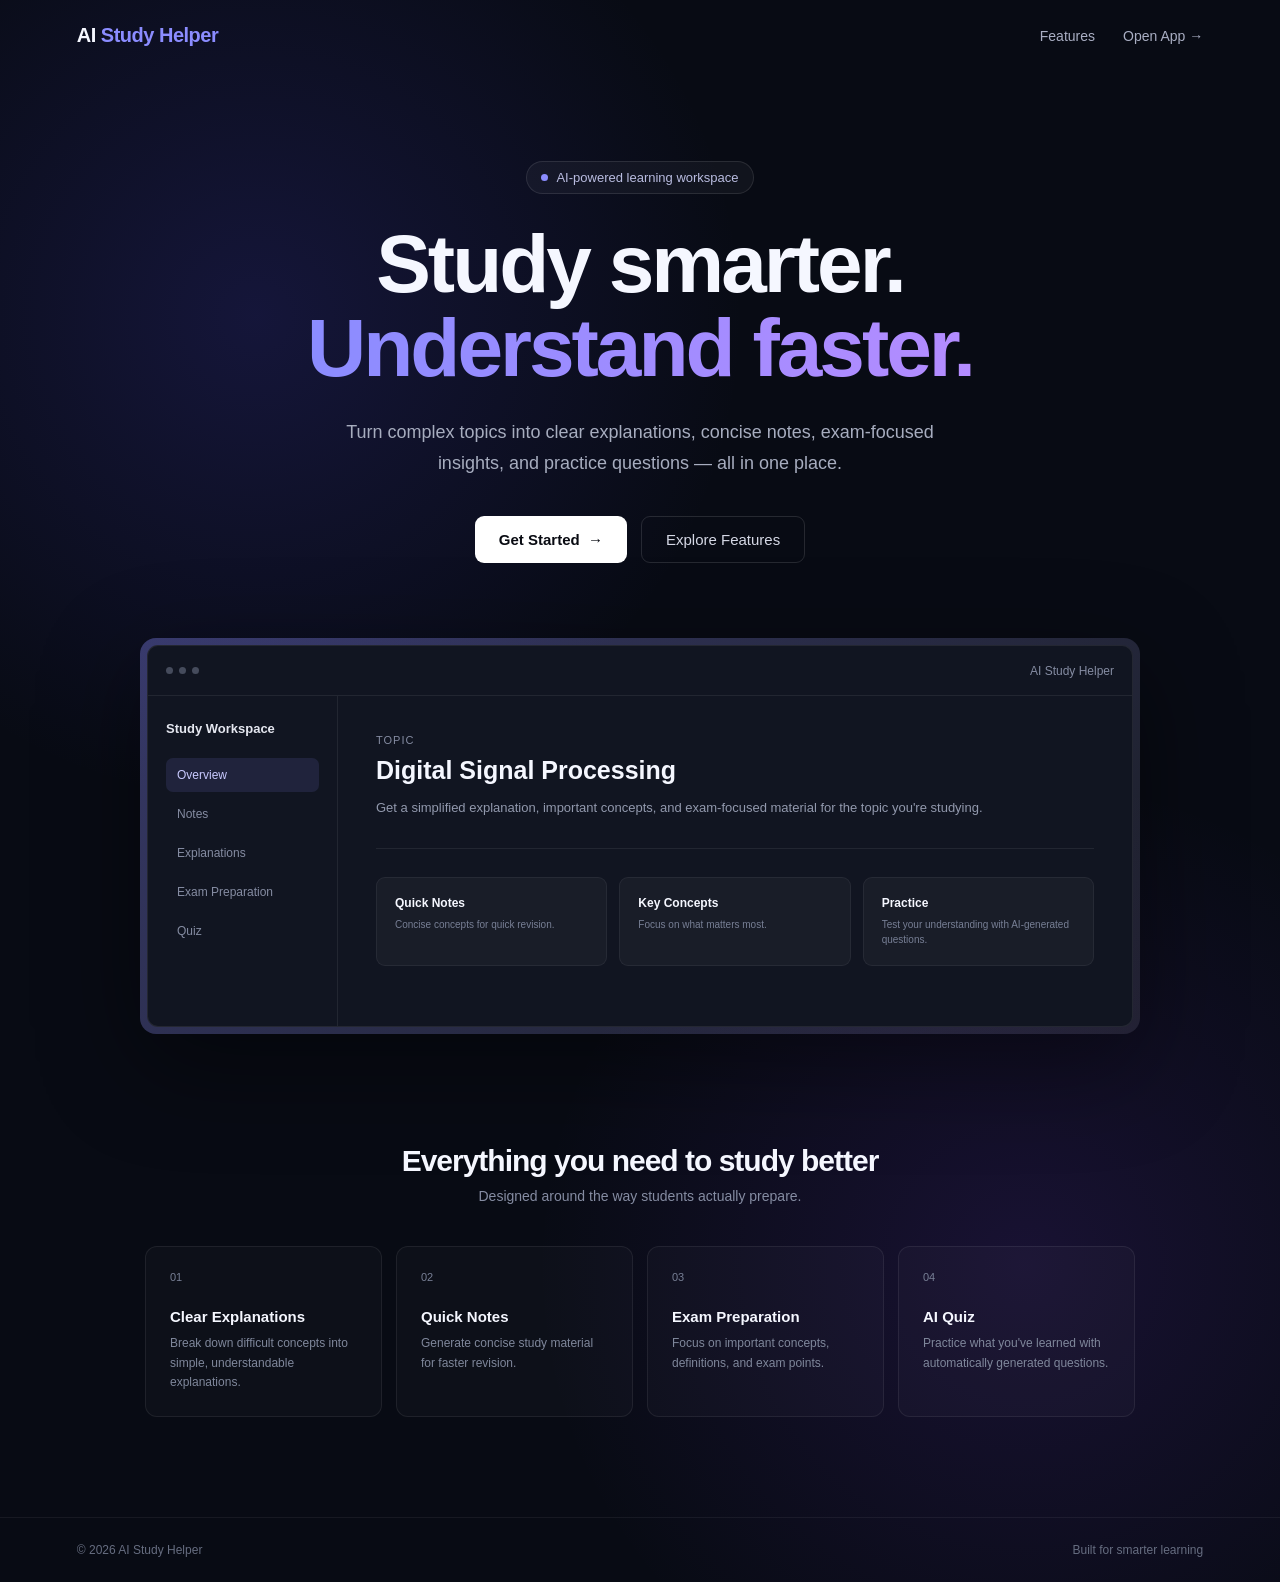
<file: index.html>
<!DOCTYPE html>
<html lang="en">
<head>
    <meta charset="UTF-8">
    <meta name="viewport" content="width=device-width, initial-scale=1.0">

    <title>AI Study Helper | Learn Smarter</title>

    <style>

        * {
            margin: 0;
            padding: 0;
            box-sizing: border-box;
        }

        body {
            font-family: Inter, -apple-system, BlinkMacSystemFont, 
                         "Segoe UI", Roboto, Arial, sans-serif;

            min-height: 100vh;

            background:
                radial-gradient(
                    circle at 20% 20%,
                    rgba(79, 70, 229, 0.18),
                    transparent 30%
                ),
                radial-gradient(
                    circle at 80% 80%,
                    rgba(124, 58, 237, 0.14),
                    transparent 30%
                ),
                #080b14;

            color: #f5f7ff;
        }


        /* =========================
           NAVBAR
        ========================= */

        nav {
            width: 100%;
            padding: 24px 6%;

            display: flex;
            align-items: center;
            justify-content: space-between;
        }

        .logo {
            font-size: 20px;
            font-weight: 700;

            letter-spacing: -0.5px;
        }

        .logo span {
            color: #8b8cff;
        }

        .nav-right {
            display: flex;
            align-items: center;
            gap: 28px;
        }

        .nav-link {
            color: #a9aec3;
            text-decoration: none;

            font-size: 14px;

            transition: 0.2s;
        }

        .nav-link:hover {
            color: white;
        }


        /* =========================
           HERO
        ========================= */

        .hero {
            max-width: 1100px;

            margin: 0 auto;

            padding:
                90px 30px
                70px;

            text-align: center;
        }


        /* SMALL LABEL */

        .eyebrow {
            display: inline-flex;
            align-items: center;
            gap: 8px;

            padding: 8px 14px;

            border-radius: 30px;

            border: 1px solid rgba(255,255,255,0.1);

            background: rgba(255,255,255,0.04);

            color: #b9bce0;

            font-size: 13px;

            margin-bottom: 28px;
        }

        .dot {
            width: 7px;
            height: 7px;

            background: #8b8cff;

            border-radius: 50%;
        }


        /* MAIN HEADING */

        h1 {
            max-width: 900px;

            margin: auto;

            font-size: clamp(
                48px,
                7vw,
                82px
            );

            line-height: 1.02;

            letter-spacing: -3px;

            font-weight: 750;
        }

        h1 span {
            background: linear-gradient(
                90deg,
                #8b8cff,
                #b48cff
            );

            -webkit-background-clip: text;
            -webkit-text-fill-color: transparent;
        }


        /* DESCRIPTION */

        .hero-description {
            max-width: 650px;

            margin: 28px auto 38px;

            color: #a7adbf;

            font-size: 18px;

            line-height: 1.7;
        }


        /* CTA */

        .buttons {
            display: flex;

            justify-content: center;

            gap: 14px;

            margin-bottom: 75px;
        }

        .primary-btn {
            display: inline-flex;

            align-items: center;

            padding: 14px 24px;

            border-radius: 9px;

            background: #ffffff;

            color: #090b12;

            text-decoration: none;

            font-size: 15px;

            font-weight: 650;

            transition: 0.25s;
        }

        .primary-btn:hover {
            transform: translateY(-2px);

            box-shadow:
                0 10px 30px rgba(255,255,255,0.12);
        }

        .secondary-btn {
            display: inline-flex;

            align-items: center;

            padding: 14px 24px;

            border-radius: 9px;

            border: 1px solid rgba(255,255,255,0.12);

            color: #d5d8e5;

            text-decoration: none;

            font-size: 15px;

            transition: 0.25s;
        }

        .secondary-btn:hover {
            background: rgba(255,255,255,0.05);
        }


        /* =========================
           PRODUCT PREVIEW
        ========================= */

        .preview {
            max-width: 1000px;

            margin: auto;

            padding: 7px;

            border-radius: 16px;

            background:
                linear-gradient(
                    135deg,
                    rgba(139,140,255,0.35),
                    rgba(255,255,255,0.08)
                );

            box-shadow:
                0 30px 100px rgba(0,0,0,0.45);
        }

        .preview-inner {
            border-radius: 11px;

            background: #111521;

            border: 1px solid rgba(255,255,255,0.08);

            overflow: hidden;

            text-align: left;
        }


        /* FAKE APP HEADER */

        .app-header {
            height: 50px;

            display: flex;

            align-items: center;

            justify-content: space-between;

            padding: 0 18px;

            border-bottom:
                1px solid rgba(255,255,255,0.07);

            color: #858ca2;

            font-size: 12px;
        }

        .window-dots {
            display: flex;
            gap: 6px;
        }

        .window-dots i {
            width: 7px;
            height: 7px;

            border-radius: 50%;

            background: #454b5c;

            display: block;
        }


        /* APP CONTENT */

        .app-content {
            min-height: 330px;

            display: grid;

            grid-template-columns:
                190px 1fr;
        }


        /* SIDEBAR */

        .sidebar {
            border-right:
                1px solid rgba(255,255,255,0.07);

            padding: 25px 18px;
        }

        .sidebar-title {
            font-size: 13px;

            font-weight: 600;

            color: #e5e7f0;

            margin-bottom: 22px;
        }

        .side-item {
            padding: 10px 11px;

            margin-bottom: 5px;

            border-radius: 7px;

            color: #858ca2;

            font-size: 12px;
        }

        .side-item.active {
            background: rgba(139,140,255,0.12);

            color: #c9caff;
        }


        /* MAIN PREVIEW */

        .main-preview {
            padding: 38px;
        }

        .preview-label {
            color: #858ca2;

            font-size: 11px;

            text-transform: uppercase;

            letter-spacing: 1px;

            margin-bottom: 10px;
        }

        .preview-title {
            font-size: 25px;

            font-weight: 650;

            margin-bottom: 12px;
        }

        .preview-text {
            color: #9299ad;

            font-size: 13px;

            line-height: 1.7;

            max-width: 650px;
        }

        .preview-line {
            height: 1px;

            background:
                rgba(255,255,255,0.07);

            margin: 28px 0;
        }

        .preview-cards {
            display: grid;

            grid-template-columns:
                repeat(3, 1fr);

            gap: 12px;
        }

        .preview-card {
            padding: 18px;

            border-radius: 9px;

            background:
                rgba(255,255,255,0.035);

            border:
                1px solid rgba(255,255,255,0.06);
        }

        .preview-card-title {
            font-size: 12px;

            font-weight: 600;

            margin-bottom: 7px;
        }

        .preview-card-text {
            font-size: 10px;

            line-height: 1.5;

            color: #777f95;
        }


        /* =========================
           FEATURES
        ========================= */

        .features-section {
            max-width: 1050px;

            margin: 0 auto;

            padding:
                40px 30px
                100px;
        }

        .section-heading {
            text-align: center;

            margin-bottom: 42px;
        }

        .section-heading h2 {
            font-size: 30px;

            margin-bottom: 10px;

            letter-spacing: -1px;
        }

        .section-heading p {
            color: #858ca2;

            font-size: 14px;
        }

        .features {
            display: grid;

            grid-template-columns:
                repeat(4, 1fr);

            gap: 14px;
        }

        .feature {
            padding: 24px;

            border-radius: 12px;

            border:
                1px solid rgba(255,255,255,0.07);

            background:
                rgba(255,255,255,0.025);

            transition: 0.25s;
        }

        .feature:hover {
            transform: translateY(-4px);

            border-color:
                rgba(139,140,255,0.25);

            background:
                rgba(255,255,255,0.045);
        }

        .feature-number {
            font-size: 11px;

            color: #777f95;

            margin-bottom: 25px;
        }

        .feature h3 {
            font-size: 15px;

            margin-bottom: 9px;
        }

        .feature p {
            color: #7f879b;

            font-size: 12px;

            line-height: 1.6;
        }


        /* =========================
           FOOTER
        ========================= */

        footer {
            border-top:
                1px solid rgba(255,255,255,0.06);

            padding: 25px 6%;

            display: flex;

            justify-content: space-between;

            color: #666d80;

            font-size: 12px;
        }


        /* =========================
           MOBILE
        ========================= */

        @media (max-width: 800px) {

            nav {
                padding: 20px;
            }

            .nav-right {
                display: none;
            }

            .hero {
                padding-top: 60px;
            }

            h1 {
                letter-spacing: -2px;
            }

            .hero-description {
                font-size: 16px;
            }

            .buttons {
                flex-direction: column;

                align-items: center;
            }

            .primary-btn,
            .secondary-btn {
                width: 200px;

                justify-content: center;
            }

            .app-content {
                grid-template-columns: 1fr;
            }

            .sidebar {
                display: none;
            }

            .main-preview {
                padding: 25px;
            }

            .preview-cards {
                grid-template-columns: 1fr;
            }

            .features {
                grid-template-columns:
                    repeat(2, 1fr);
            }

            footer {
                flex-direction: column;

                gap: 8px;

                text-align: center;
            }
        }


        @media (max-width: 500px) {

            h1 {
                font-size: 46px;
            }

            .features {
                grid-template-columns: 1fr;
            }

            .preview {
                display: none;
            }
        }

    </style>
</head>


<body>


    <!-- =========================
         NAVBAR
    ========================== -->

    <nav>

        <div class="logo">
            AI <span>Study Helper</span>
        </div>

        <div class="nav-right">

            <a href="#features" class="nav-link">
                Features
            </a>

            <a href="frontend/index.html"
               class="nav-link">
                Open App →
            </a>

        </div>

    </nav>



    <!-- =========================
         HERO
    ========================== -->

    <main>

        <section class="hero">

            <div class="eyebrow">
                <span class="dot"></span>
                AI-powered learning workspace
            </div>


            <h1>
                Study smarter.
                <br>
                <span>Understand faster.</span>
            </h1>


            <p class="hero-description">

                Turn complex topics into clear explanations,
                concise notes, exam-focused insights, and
                practice questions — all in one place.

            </p>


            <div class="buttons">

                <!-- KEEPING YOUR EXISTING PATH -->

                <a
                    href="frontend/index.html"
                    class="primary-btn"
                >
                    Get Started&nbsp; →
                </a>


                <a
                    href="#features"
                    class="secondary-btn"
                >
                    Explore Features
                </a>

            </div>



            <!-- PRODUCT PREVIEW -->

            <div class="preview">

                <div class="preview-inner">

                    <div class="app-header">

                        <div class="window-dots">
                            <i></i>
                            <i></i>
                            <i></i>
                        </div>

                        <span>
                            AI Study Helper
                        </span>

                    </div>


                    <div class="app-content">


                        <aside class="sidebar">

                            <div class="sidebar-title">
                                Study Workspace
                            </div>

                            <div class="side-item active">
                                Overview
                            </div>

                            <div class="side-item">
                                Notes
                            </div>

                            <div class="side-item">
                                Explanations
                            </div>

                            <div class="side-item">
                                Exam Preparation
                            </div>

                            <div class="side-item">
                                Quiz
                            </div>

                        </aside>



                        <div class="main-preview">

                            <div class="preview-label">
                                Topic
                            </div>

                            <div class="preview-title">
                                Digital Signal Processing
                            </div>

                            <p class="preview-text">

                                Get a simplified explanation,
                                important concepts, and
                                exam-focused material for
                                the topic you're studying.

                            </p>


                            <div class="preview-line"></div>


                            <div class="preview-cards">

                                <div class="preview-card">

                                    <div class="preview-card-title">
                                        Quick Notes
                                    </div>

                                    <div class="preview-card-text">
                                        Concise concepts
                                        for quick revision.
                                    </div>

                                </div>


                                <div class="preview-card">

                                    <div class="preview-card-title">
                                        Key Concepts
                                    </div>

                                    <div class="preview-card-text">
                                        Focus on what
                                        matters most.
                                    </div>

                                </div>


                                <div class="preview-card">

                                    <div class="preview-card-title">
                                        Practice
                                    </div>

                                    <div class="preview-card-text">
                                        Test your understanding
                                        with AI-generated questions.
                                    </div>

                                </div>

                            </div>

                        </div>

                    </div>

                </div>

            </div>

        </section>



        <!-- =========================
             FEATURES
        ========================== -->

        <section
            class="features-section"
            id="features"
        >

            <div class="section-heading">

                <h2>
                    Everything you need to study better
                </h2>

                <p>
                    Designed around the way students actually prepare.
                </p>

            </div>


            <div class="features">


                <div class="feature">

                    <div class="feature-number">
                        01
                    </div>

                    <h3>
                        Clear Explanations
                    </h3>

                    <p>
                        Break down difficult concepts
                        into simple, understandable
                        explanations.
                    </p>

                </div>



                <div class="feature">

                    <div class="feature-number">
                        02
                    </div>

                    <h3>
                        Quick Notes
                    </h3>

                    <p>
                        Generate concise study material
                        for faster revision.
                    </p>

                </div>



                <div class="feature">

                    <div class="feature-number">
                        03
                    </div>

                    <h3>
                        Exam Preparation
                    </h3>

                    <p>
                        Focus on important concepts,
                        definitions, and exam points.
                    </p>

                </div>



                <div class="feature">

                    <div class="feature-number">
                        04
                    </div>

                    <h3>
                        AI Quiz
                    </h3>

                    <p>
                        Practice what you've learned
                        with automatically generated questions.
                    </p>

                </div>


            </div>

        </section>

    </main>



    <!-- =========================
         FOOTER
    ========================== -->

    <footer>

        <span>
            © 2026 AI Study Helper
        </span>

        <span>
            Built for smarter learning
        </span>

    </footer>


</body>
</html>
</file>
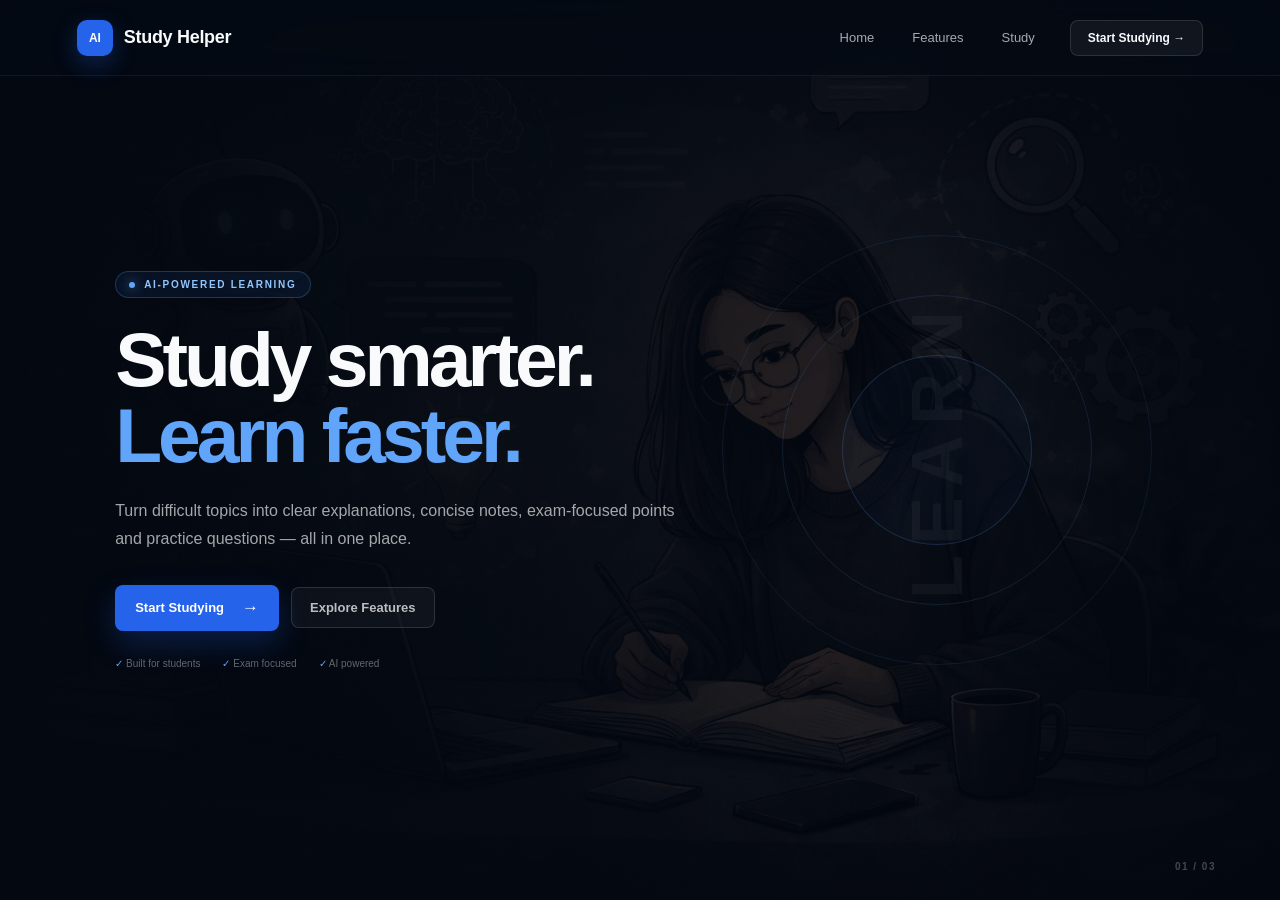
<file: frontend/index.html>
<!DOCTYPE html>
<html lang="en">

<head>
    <meta charset="UTF-8">
    <meta name="viewport" content="width=device-width, initial-scale=1.0">

    <title>AI Study Helper</title>

    <link rel="stylesheet" href="style.css">
</head>

<body>

    <!-- ==========================================
         NAVIGATION
    =========================================== -->

    <header class="navbar">

        <a href="#home" class="brand">
            <span class="brand-mark">AI</span>
            <span>Study Helper</span>
        </a>

        <nav class="nav-links">

            <a href="#home">Home</a>

            <a href="#features">Features</a>

            <a href="#study">Study</a>

        </nav>

        <a href="#study" class="nav-button">
            Start Studying →
        </a>

    </header>


    <!-- ==========================================
         HORIZONTAL WEBSITE
    =========================================== -->

    <main class="horizontal-container">


        <!-- ======================================
             01 — HOME
        ======================================= -->

        <section class="screen hero" id="home">

            <div class="hero-background"></div>

            <div class="hero-content">

                <div class="hero-badge">
                    <span class="badge-dot"></span>
                    AI-POWERED LEARNING
                </div>

                <h1>
                    Study smarter.
                    <span>Learn faster.</span>
                </h1>

                <p>
                    Turn difficult topics into clear explanations,
                    concise notes, exam-focused points and practice
                    questions — all in one place.
                </p>

                <div class="hero-buttons">

                    <a href="#study" class="primary-button">
                        Start Studying
                        <span>→</span>
                    </a>

                    <a href="#features" class="secondary-button">
                        Explore Features
                    </a>

                </div>

                <div class="hero-info">

                    <span>✓ Built for students</span>

                    <span>✓ Exam focused</span>

                    <span>✓ AI powered</span>

                </div>

            </div>


            <!-- Decorative element -->

            <div class="hero-decoration">

                <div class="circle circle-one"></div>

                <div class="circle circle-two"></div>

                <div class="circle circle-three"></div>

                <div class="decoration-text">
                    LEARN
                </div>

            </div>


            <div class="screen-number">
                01 / 03
            </div>

        </section>


        <!-- ======================================
             02 — FEATURES
        ======================================= -->

        <section class="screen features" id="features">

            <div class="section-container">

                <div class="section-heading">

                    <span class="section-label">
                        WHAT YOU GET
                    </span>

                    <h2>
                        Everything you need
                        <span>to study better.</span>
                    </h2>

                    <p>
                        One intelligent workspace designed to help
                        you understand concepts, prepare for exams
                        and test your knowledge.
                    </p>

                </div>


                <div class="feature-grid">


                    <!-- FEATURE 1 -->

                    <article class="feature-card">

                        <span class="feature-number">
                            01
                        </span>

                        <div class="feature-icon">
                            N
                        </div>

                        <h3>
                            Short Notes
                        </h3>

                        <p>
                            Get concise, revision-friendly notes
                            containing the most important concepts.
                        </p>

                    </article>


                    <!-- FEATURE 2 -->

                    <article class="feature-card">

                        <span class="feature-number">
                            02
                        </span>

                        <div class="feature-icon">
                            E
                        </div>

                        <h3>
                            Clear Explanations
                        </h3>

                        <p>
                            Understand difficult topics through
                            simple and structured explanations.
                        </p>

                    </article>


                    <!-- FEATURE 3 -->

                    <article class="feature-card">

                        <span class="feature-number">
                            03
                        </span>

                        <div class="feature-icon">
                            P
                        </div>

                        <h3>
                            Exam Points
                        </h3>

                        <p>
                            Quickly identify important concepts
                            and points that matter for examinations.
                        </p>

                    </article>


                    <!-- FEATURE 4 -->

                    <article class="feature-card">

                        <span class="feature-number">
                            04
                        </span>

                        <div class="feature-icon">
                            Q
                        </div>

                        <h3>
                            Quick Quiz
                        </h3>

                        <p>
                            Practice with AI-generated questions
                            and check your understanding instantly.
                        </p>

                    </article>

                </div>


                <div class="next-section">

                    <span>
                        Continue →
                    </span>

                    <a href="#study">
                        Start your study session
                    </a>

                </div>

            </div>


            <div class="screen-number">
                02 / 03
            </div>

        </section>


        <!-- ======================================
             03 — STUDY
        ======================================= -->

        <section class="screen study-section" id="study">

            <div class="section-container study-container">

                <div class="study-heading">

                    <span class="section-label">
                        STUDY WORKSPACE
                    </span>

                    <h2>
                        What are you
                        <span>learning today?</span>
                    </h2>

                    <p>
                        Enter your subject and topic to generate
                        AI-powered study material.
                    </p>

                </div>


                <!-- INPUT AREA -->

                <div class="input-card">

                    <div class="input-field">

                        <label for="subjectInput">
                            Subject
                        </label>

                        <input
                            type="text"
                            id="subjectInput"
                            placeholder="e.g. Data Structures"
                            autocomplete="off"
                        >

                    </div>


                    <div class="input-field">

                        <label for="topicInput">
                            Topic
                        </label>

                        <input
                            type="text"
                            id="topicInput"
                            placeholder="e.g. Binary Trees"
                            autocomplete="off"
                        >

                    </div>


                    <button
                        class="generate-btn"
                        id="generateBtn"
                        onclick="generateContent()"
                    >

                        <span>
                            Generate Study Material
                        </span>

                        <span>
                            →
                        </span>

                    </button>

                </div>


                <!-- LOADING -->

                <div
                    id="loading"
                    class="loading-message"
                    style="display: none;"
                >
                    <span class="loading-spinner"></span>

                    Generating your study material...
                </div>


                <!-- ERROR -->

                <div
                    id="error"
                    class="error-message"
                    style="display: none;"
                ></div>


                <!-- GENERATED CONTENT -->

                <div class="results-grid">


                    <!-- NOTES -->

                    <article
                        class="result-card"
                        id="notes"
                    >

                        <div class="result-header">

                            <div class="result-icon">
                                N
                            </div>

                            <div>

                                <span>
                                    01
                                </span>

                                <h3>
                                    Short Notes
                                </h3>

                            </div>

                        </div>

                        <div class="content">
                            Your notes will appear here.
                        </div>

                    </article>


                    <!-- EXPLANATION -->

                    <article
                        class="result-card"
                        id="explanation"
                    >

                        <div class="result-header">

                            <div class="result-icon">
                                E
                            </div>

                            <div>

                                <span>
                                    02
                                </span>

                                <h3>
                                    Explanation
                                </h3>

                            </div>

                        </div>

                        <div class="content">
                            Your explanation will appear here.
                        </div>

                    </article>


                    <!-- EXAM -->

                    <article
                        class="result-card"
                        id="exam"
                    >

                        <div class="result-header">

                            <div class="result-icon">
                                P
                            </div>

                            <div>

                                <span>
                                    03
                                </span>

                                <h3>
                                    Exam Points
                                </h3>

                            </div>

                        </div>

                        <div class="content">
                            Important exam points will appear here.
                        </div>

                    </article>


                    <!-- QUIZ -->

                    <article
                        class="result-card"
                        id="quiz"
                    >

                        <div class="result-header">

                            <div class="result-icon">
                                Q
                            </div>

                            <div>

                                <span>
                                    04
                                </span>

                                <h3>
                                    Quick Quiz
                                </h3>

                            </div>

                        </div>

                        <div class="content">
                            Your quiz questions will appear here.
                        </div>

                    </article>

                </div>

            </div>


            <div class="screen-number">
                03 / 03
            </div>

        </section>

    </main>


    <!-- ==========================================
         JAVASCRIPT
    =========================================== -->

    <script src="script.js"></script>

</body>

</html>
</file>
<file: frontend/style.css>
/* =========================================================
   AI STUDY HELPER
   HORIZONTAL WEBSITE
========================================================= */


/* =========================================================
   RESET
========================================================= */

* {
    margin: 0;
    padding: 0;
    box-sizing: border-box;
}

html {
    scroll-behavior: smooth;
}

body {
    font-family:
        Inter,
        -apple-system,
        BlinkMacSystemFont,
        "Segoe UI",
        Roboto,
        Arial,
        sans-serif;

    background: #050b14;
    color: #f8fafc;

    overflow-y: hidden;
    overflow-x: auto;
}

a {
    text-decoration: none;
    color: inherit;
}

button,
input {
    font: inherit;
}


/* =========================================================
   VARIABLES
========================================================= */

:root {

    --blue: #3b82f6;
    --blue-light: #60a5fa;

    --background: #050b14;
    --background-two: #07111f;

    --card: rgba(255, 255, 255, 0.035);

    --border: rgba(255, 255, 255, 0.09);

    --text: #f8fafc;

    --muted: #94a3b8;

    --max-width: 1180px;
}


/* =========================================================
   NAVIGATION
========================================================= */

.navbar {

    position: fixed;

    top: 0;
    left: 0;

    width: 100%;

    height: 76px;

    padding: 0 6%;

    display: flex;

    align-items: center;

    justify-content: space-between;

    z-index: 100;

    border-bottom:
        1px solid rgba(255, 255, 255, 0.06);

    background:
        rgba(5, 11, 20, 0.72);

    backdrop-filter: blur(16px);
}


.brand {

    display: flex;

    align-items: center;

    gap: 11px;

    font-size: 18px;

    font-weight: 700;

    letter-spacing: -0.3px;
}


.brand-mark {

    width: 36px;
    height: 36px;

    display: flex;

    align-items: center;

    justify-content: center;

    border-radius: 10px;

    background: #2563eb;

    color: white;

    font-size: 12px;

    font-weight: 800;

    box-shadow:
        0 8px 25px rgba(37, 99, 235, 0.3);
}


.nav-links {

    display: flex;

    gap: 38px;

    margin-left: auto;

    margin-right: 35px;
}


.nav-links a {

    color:
        rgba(255, 255, 255, 0.65);

    font-size: 13px;

    transition:
        color 0.2s ease;
}


.nav-links a:hover {

    color: white;
}


.nav-button {

    padding: 10px 17px;

    border:
        1px solid rgba(255, 255, 255, 0.12);

    border-radius: 8px;

    background:
        rgba(255, 255, 255, 0.05);

    font-size: 12px;

    font-weight: 650;

    transition:
        background 0.2s ease,
        border-color 0.2s ease;
}


.nav-button:hover {

    background:
        rgba(255, 255, 255, 0.1);

    border-color:
        rgba(255, 255, 255, 0.22);
}


/* =========================================================
   HORIZONTAL CONTAINER
========================================================= */

.horizontal-container {

    display: flex;

    width: max-content;

    height: 100vh;
}


/* =========================================================
   EVERY SCREEN
========================================================= */

.screen {

    position: relative;

    width: 100vw;

    height: 100vh;

    min-height: 650px;

    flex: 0 0 100vw;

    overflow: hidden;
}


.screen-number {

    position: absolute;

    right: 5%;

    bottom: 28px;

    color:
        rgba(255, 255, 255, 0.25);

    font-size: 10px;

    font-weight: 700;

    letter-spacing: 1.5px;
}


/* =========================================================
   HERO
========================================================= */

.hero {

    display: flex;

    align-items: center;

    background:
        #050b14;
}


.hero-background {

    position: absolute;

    inset: 0;

    background:
        linear-gradient(
            90deg,
            rgba(3, 8, 17, 0.98) 0%,
            rgba(3, 8, 17, 0.92) 42%,
            rgba(3, 8, 17, 0.72) 72%,
            rgba(3, 8, 17, 0.92) 100%
        ),
        url("web2.png") center / cover no-repeat;

    opacity: 0.8;
}


/* =========================================================
   HERO CONTENT
========================================================= */

.hero-content {

    position: relative;

    z-index: 5;

    width: min(650px, 52vw);

    margin-left: 9%;

    padding-top: 40px;
}


.hero-badge {

    display: inline-flex;

    align-items: center;

    gap: 9px;

    padding: 7px 13px;

    margin-bottom: 24px;

    border:
        1px solid rgba(96, 165, 250, 0.25);

    border-radius: 100px;

    background:
        rgba(59, 130, 246, 0.08);

    color: #93c5fd;

    font-size: 10px;

    font-weight: 750;

    letter-spacing: 1.7px;
}


.badge-dot {

    width: 6px;
    height: 6px;

    border-radius: 50%;

    background: #60a5fa;

    box-shadow:
        0 0 12px rgba(96, 165, 250, 0.9);
}


.hero h1 {

    max-width: 700px;

    margin-bottom: 24px;

    font-size:
        clamp(54px, 6vw, 82px);

    line-height: 0.98;

    letter-spacing: -4px;

    font-weight: 800;
}


.hero h1 span {

    display: block;

    color: #60a5fa;
}


.hero-content > p {

    max-width: 570px;

    margin-bottom: 32px;

    color:
        rgba(255, 255, 255, 0.64);

    font-size: 16px;

    line-height: 1.75;
}


/* =========================================================
   HERO BUTTONS
========================================================= */

.hero-buttons {

    display: flex;

    align-items: center;

    gap: 12px;

    margin-bottom: 27px;
}


.primary-button {

    display: inline-flex;

    align-items: center;

    justify-content: center;

    gap: 18px;

    padding: 13px 20px;

    border-radius: 8px;

    background: #2563eb;

    color: white;

    font-size: 13px;

    font-weight: 650;

    box-shadow:
        0 12px 30px rgba(37, 99, 235, 0.25);

    transition:
        transform 0.2s ease,
        background 0.2s ease;
}


.primary-button:hover {

    transform: translateY(-2px);

    background: #1d4ed8;
}


.primary-button span {

    font-size: 17px;
}


.secondary-button {

    padding: 12px 18px;

    border:
        1px solid rgba(255, 255, 255, 0.13);

    border-radius: 8px;

    background:
        rgba(255, 255, 255, 0.04);

    color:
        rgba(255, 255, 255, 0.72);

    font-size: 13px;

    font-weight: 600;

    transition:
        background 0.2s ease,
        color 0.2s ease;
}


.secondary-button:hover {

    background:
        rgba(255, 255, 255, 0.08);

    color: white;
}


/* =========================================================
   HERO INFO
========================================================= */

.hero-info {

    display: flex;

    gap: 22px;

    color:
        rgba(255, 255, 255, 0.38);

    font-size: 10px;
}


.hero-info span::first-letter {

    color: #60a5fa;
}


/* =========================================================
   HERO DECORATION
========================================================= */

.hero-decoration {

    position: absolute;

    right: 10%;

    top: 50%;

    width: 430px;
    height: 430px;

    transform:
        translateY(-50%);

    opacity: 0.8;
}


.circle {

    position: absolute;

    border-radius: 50%;

    border:
        1px solid rgba(96, 165, 250, 0.12);
}


.circle-one {

    width: 430px;
    height: 430px;

    top: 0;
    left: 0;
}


.circle-two {

    width: 310px;
    height: 310px;

    top: 60px;
    left: 60px;

    border-color:
        rgba(96, 165, 250, 0.17);
}


.circle-three {

    width: 190px;
    height: 190px;

    top: 120px;
    left: 120px;

    background:
        rgba(59, 130, 246, 0.035);

    border-color:
        rgba(96, 165, 250, 0.23);
}


.decoration-text {

    position: absolute;

    top: 50%;
    left: 50%;

    transform:
        translate(-50%, -50%)
        rotate(-90deg);

    color:
        rgba(255, 255, 255, 0.05);

    font-size: 72px;

    font-weight: 900;

    letter-spacing: 10px;
}


/* =========================================================
   FEATURES SCREEN
========================================================= */

.features {

    display: flex;

    align-items: center;

    background:
        #07111f;

    border-left:
        1px solid rgba(255, 255, 255, 0.05);
}


.section-container {

    width: min(var(--max-width), 88vw);

    margin: auto;
}


.section-heading {

    width: 620px;

    margin-bottom: 38px;
}


.section-label {

    display: block;

    margin-bottom: 10px;

    color: #60a5fa;

    font-size: 10px;

    font-weight: 800;

    letter-spacing: 2px;
}


.section-heading h2 {

    margin-bottom: 14px;

    font-size:
        clamp(34px, 4vw, 50px);

    line-height: 1.08;

    letter-spacing: -2px;
}


.section-heading h2 span {

    color: #60a5fa;
}


.section-heading p {

    max-width: 580px;

    color: var(--muted);

    font-size: 14px;

    line-height: 1.7;
}


/* =========================================================
   FEATURE GRID
========================================================= */

.feature-grid {

    display: grid;

    grid-template-columns:
        repeat(4, 1fr);

    gap: 14px;
}


.feature-card {

    position: relative;

    height: 245px;

    padding: 22px;

    border:
        1px solid var(--border);

    border-radius: 12px;

    background:
        linear-gradient(
            145deg,
            rgba(255,255,255,0.045),
            rgba(255,255,255,0.015)
        );

    transition:
        transform 0.25s ease,
        border-color 0.25s ease;
}


.feature-card:hover {

    transform:
        translateY(-5px);

    border-color:
        rgba(96, 165, 250, 0.3);
}


.feature-number {

    position: absolute;

    top: 20px;
    right: 20px;

    color:
        rgba(255,255,255,0.2);

    font-size: 10px;

    font-weight: 700;
}


.feature-icon {

    width: 37px;
    height: 37px;

    margin-bottom: 26px;

    display: flex;

    align-items: center;
    justify-content: center;

    border-radius: 8px;

    border:
        1px solid rgba(96, 165, 250, 0.18);

    background:
        rgba(59, 130, 246, 0.1);

    color: #60a5fa;

    font-size: 11px;

    font-weight: 800;
}


.feature-card h3 {

    margin-bottom: 9px;

    font-size: 17px;

    font-weight: 650;
}


.feature-card p {

    color: var(--muted);

    font-size: 12px;

    line-height: 1.7;
}


/* =========================================================
   NEXT SECTION
========================================================= */

.next-section {

    display: flex;

    align-items: center;

    gap: 14px;

    margin-top: 28px;

    color:
        rgba(255,255,255,0.35);

    font-size: 10px;
}


.next-section a {

    color: #60a5fa;

    font-weight: 650;

    transition:
        color 0.2s ease;
}


.next-section a:hover {

    color: white;
}


/* =========================================================
   STUDY SCREEN
========================================================= */

.study-section {

    display: flex;

    align-items: center;

    background:
        radial-gradient(
            circle at 80% 20%,
            rgba(37, 99, 235, 0.12),
            transparent 30%
        ),
        #050c17;

    border-left:
        1px solid rgba(255, 255, 255, 0.05);
}


.study-container {

    width: min(1100px, 88vw);
}


.study-heading {

    margin-bottom: 28px;
}


.study-heading h2 {

    margin-bottom: 10px;

    font-size:
        clamp(36px, 4vw, 54px);

    line-height: 1.05;

    letter-spacing: -2px;
}


.study-heading h2 span {

    color: #60a5fa;
}


.study-heading p {

    color: var(--muted);

    font-size: 14px;
}


/* =========================================================
   INPUT CARD
========================================================= */

.input-card {

    display: grid;

    grid-template-columns:
        1fr
        1fr
        auto;

    gap: 13px;

    padding: 16px;

    margin-bottom: 22px;

    border:
        1px solid var(--border);

    border-radius: 12px;

    background:
        rgba(255,255,255,0.025);
}


.input-field {

    display: flex;

    flex-direction: column;

    gap: 6px;
}


.input-field label {

    color:
        rgba(255,255,255,0.45);

    font-size: 9px;

    font-weight: 750;

    letter-spacing: 1.2px;

    text-transform: uppercase;
}


.input-field input {

    height: 44px;

    width: 100%;

    padding: 0 13px;

    border:
        1px solid rgba(255,255,255,0.1);

    border-radius: 7px;

    outline: none;

    background:
        rgba(0,0,0,0.18);

    color: white;

    font-size: 12px;

    transition:
        border-color 0.2s ease,
        box-shadow 0.2s ease;
}


.input-field input::placeholder {

    color:
        rgba(255,255,255,0.25);
}


.input-field input:focus {

    border-color:
        rgba(96,165,250,0.55);

    box-shadow:
        0 0 0 3px rgba(59,130,246,0.08);
}


/* =========================================================
   GENERATE BUTTON
========================================================= */

.generate-btn {

    height: 44px;

    align-self: end;

    padding: 0 17px;

    display: flex;

    align-items: center;

    justify-content: center;

    gap: 14px;

    border: none;

    border-radius: 7px;

    background: #2563eb;

    color: white;

    cursor: pointer;

    font-size: 11px;

    font-weight: 650;

    white-space: nowrap;

    transition:
        background 0.2s ease,
        transform 0.2s ease;
}


.generate-btn:hover {

    background: #1d4ed8;

    transform: translateY(-1px);
}


.generate-btn:disabled {

    opacity: 0.6;

    cursor: not-allowed;

    transform: none;
}


/* =========================================================
   LOADING
========================================================= */

.loading-message {

    display: flex;

    align-items: center;

    justify-content: center;

    gap: 9px;

    margin-bottom: 15px;

    color: #93c5fd;

    font-size: 11px;
}


.loading-spinner {

    width: 13px;
    height: 13px;

    border:
        2px solid rgba(96,165,250,0.2);

    border-top-color:
        #60a5fa;

    border-radius: 50%;

    animation:
        spin 0.8s linear infinite;
}


@keyframes spin {

    to {
        transform: rotate(360deg);
    }

}


/* =========================================================
   ERROR
========================================================= */

.error-message {

    padding: 10px 14px;

    margin-bottom: 15px;

    border:
        1px solid rgba(248,113,113,0.2);

    border-radius: 7px;

    background:
        rgba(248,113,113,0.05);

    color: #fca5a5;

    font-size: 11px;

    text-align: center;
}


/* =========================================================
   RESULTS
========================================================= */

.results-grid {

    display: grid;

    grid-template-columns:
        repeat(4, 1fr);

    gap: 13px;
}


.result-card {

    height: 220px;

    padding: 18px;

    border:
        1px solid var(--border);

    border-radius: 11px;

    background:
        rgba(255,255,255,0.025);

    overflow: auto;

    transition:
        border-color 0.2s ease;
}


.result-card:hover {

    border-color:
        rgba(96,165,250,0.25);
}


.result-header {

    display: flex;

    align-items: center;

    gap: 10px;

    padding-bottom: 13px;

    margin-bottom: 13px;

    border-bottom:
        1px solid rgba(255,255,255,0.06);
}


.result-icon {

    width: 32px;
    height: 32px;

    flex-shrink: 0;

    display: flex;

    align-items: center;
    justify-content: center;

    border-radius: 7px;

    background:
        rgba(59,130,246,0.1);

    color: #60a5fa;

    font-size: 10px;

    font-weight: 800;
}


.result-header span {

    display: block;

    color:
        rgba(255,255,255,0.25);

    font-size: 7px;

    font-weight: 700;

    letter-spacing: 1px;
}


.result-header h3 {

    font-size: 14px;

    font-weight: 650;
}


.result-card .content {

    color: var(--muted);

    font-size: 11px;

    line-height: 1.7;
}


.result-card .content p {

    margin-bottom: 8px;
}


.result-card .content ul {

    padding-left: 16px;
}


.result-card .content li {

    margin-bottom: 6px;
}


/* =========================================================
   SCROLLBAR
========================================================= */

body::-webkit-scrollbar {

    height: 7px;
}


body::-webkit-scrollbar-track {

    background: #050b14;
}


body::-webkit-scrollbar-thumb {

    background:
        rgba(96,165,250,0.35);

    border-radius: 20px;
}


/* =========================================================
   TABLET
========================================================= */

@media (max-width: 1000px) {

    .hero-decoration {

        right: 3%;

        width: 350px;
        height: 350px;
    }


    .circle-one {

        width: 350px;
        height: 350px;
    }


    .circle-two {

        width: 250px;
        height: 250px;

        top: 50px;
        left: 50px;
    }


    .circle-three {

        width: 150px;
        height: 150px;

        top: 100px;
        left: 100px;
    }


    .feature-grid {

        grid-template-columns:
            repeat(2, 1fr);
    }


    .feature-card {

        height: 190px;
    }


    .results-grid {

        grid-template-columns:
            repeat(2, 1fr);
    }


    .result-card {

        height: 150px;
    }

}


/* =========================================================
   MOBILE
========================================================= */

@media (max-width: 700px) {

    body {

        overflow-y: auto;

        overflow-x: hidden;
    }


    .horizontal-container {

        display: block;

        width: 100%;

        height: auto;
    }


    .screen {

        width: 100%;

        height: auto;

        min-height: 100vh;
    }


    .navbar {

        padding: 0 5%;
    }


    .nav-links {

        display: none;
    }


    .nav-button {

        padding: 8px 11px;

        font-size: 10px;
    }


    .hero {

        min-height: 100vh;

        padding:
            120px 6% 60px;
    }


    .hero-content {

        width: 100%;

        margin: 0;
    }


    .hero h1 {

        font-size: 52px;

        letter-spacing: -2.5px;
    }


    .hero-decoration {

        display: none;
    }


    .hero-info {

        flex-wrap: wrap;

        gap: 8px 15px;
    }


    .section-container {

        width: 88%;

        padding:
            100px 0;
    }


    .section-heading {

        width: 100%;
    }


    .feature-grid {

        grid-template-columns: 1fr;
    }


    .feature-card {

        height: auto;

        min-height: 180px;
    }


    .next-section {

        display: none;
    }


    .input-card {

        grid-template-columns: 1fr;
    }


    .generate-btn {

        width: 100%;
    }


    .results-grid {

        grid-template-columns: 1fr;
    }


    .result-card {

        height: 220px;
    }


    .study-section {

        min-height: 100vh;
    }


    .screen-number {

        display: none;
    }

}
</file>
